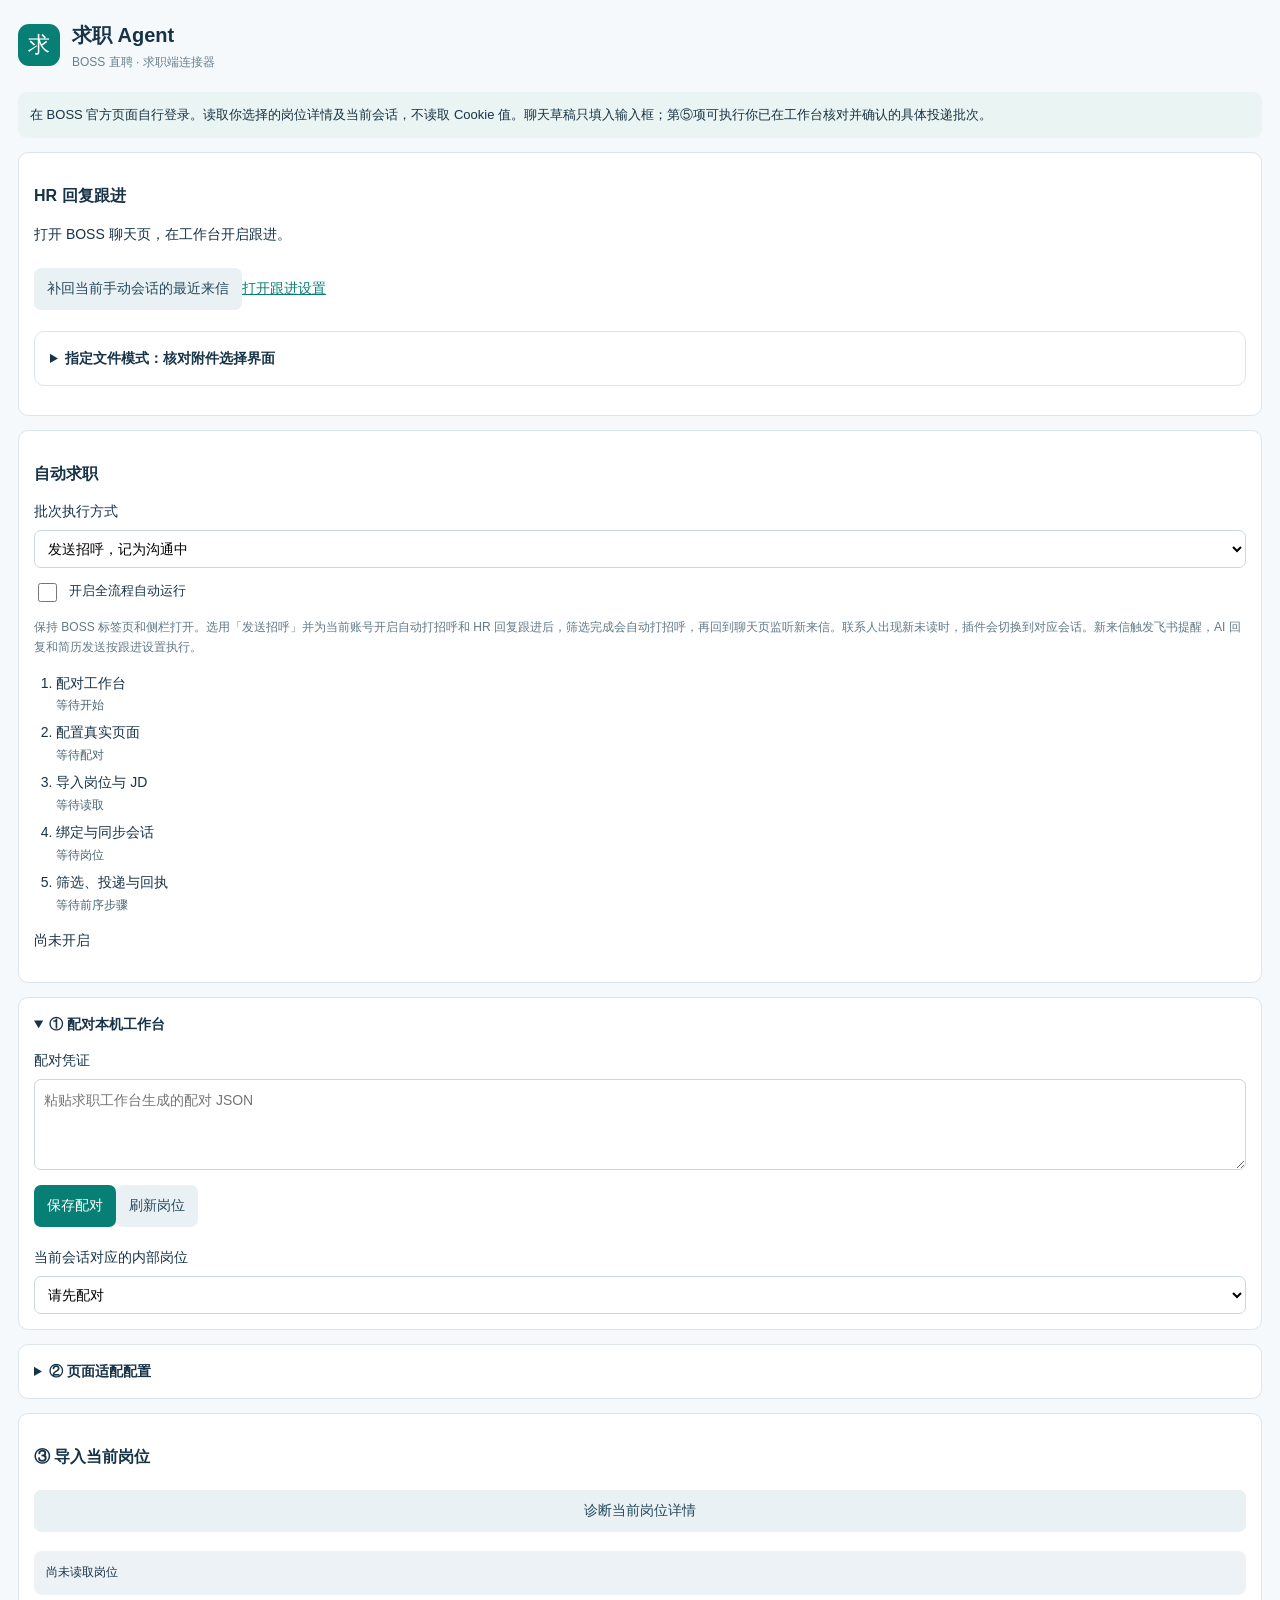
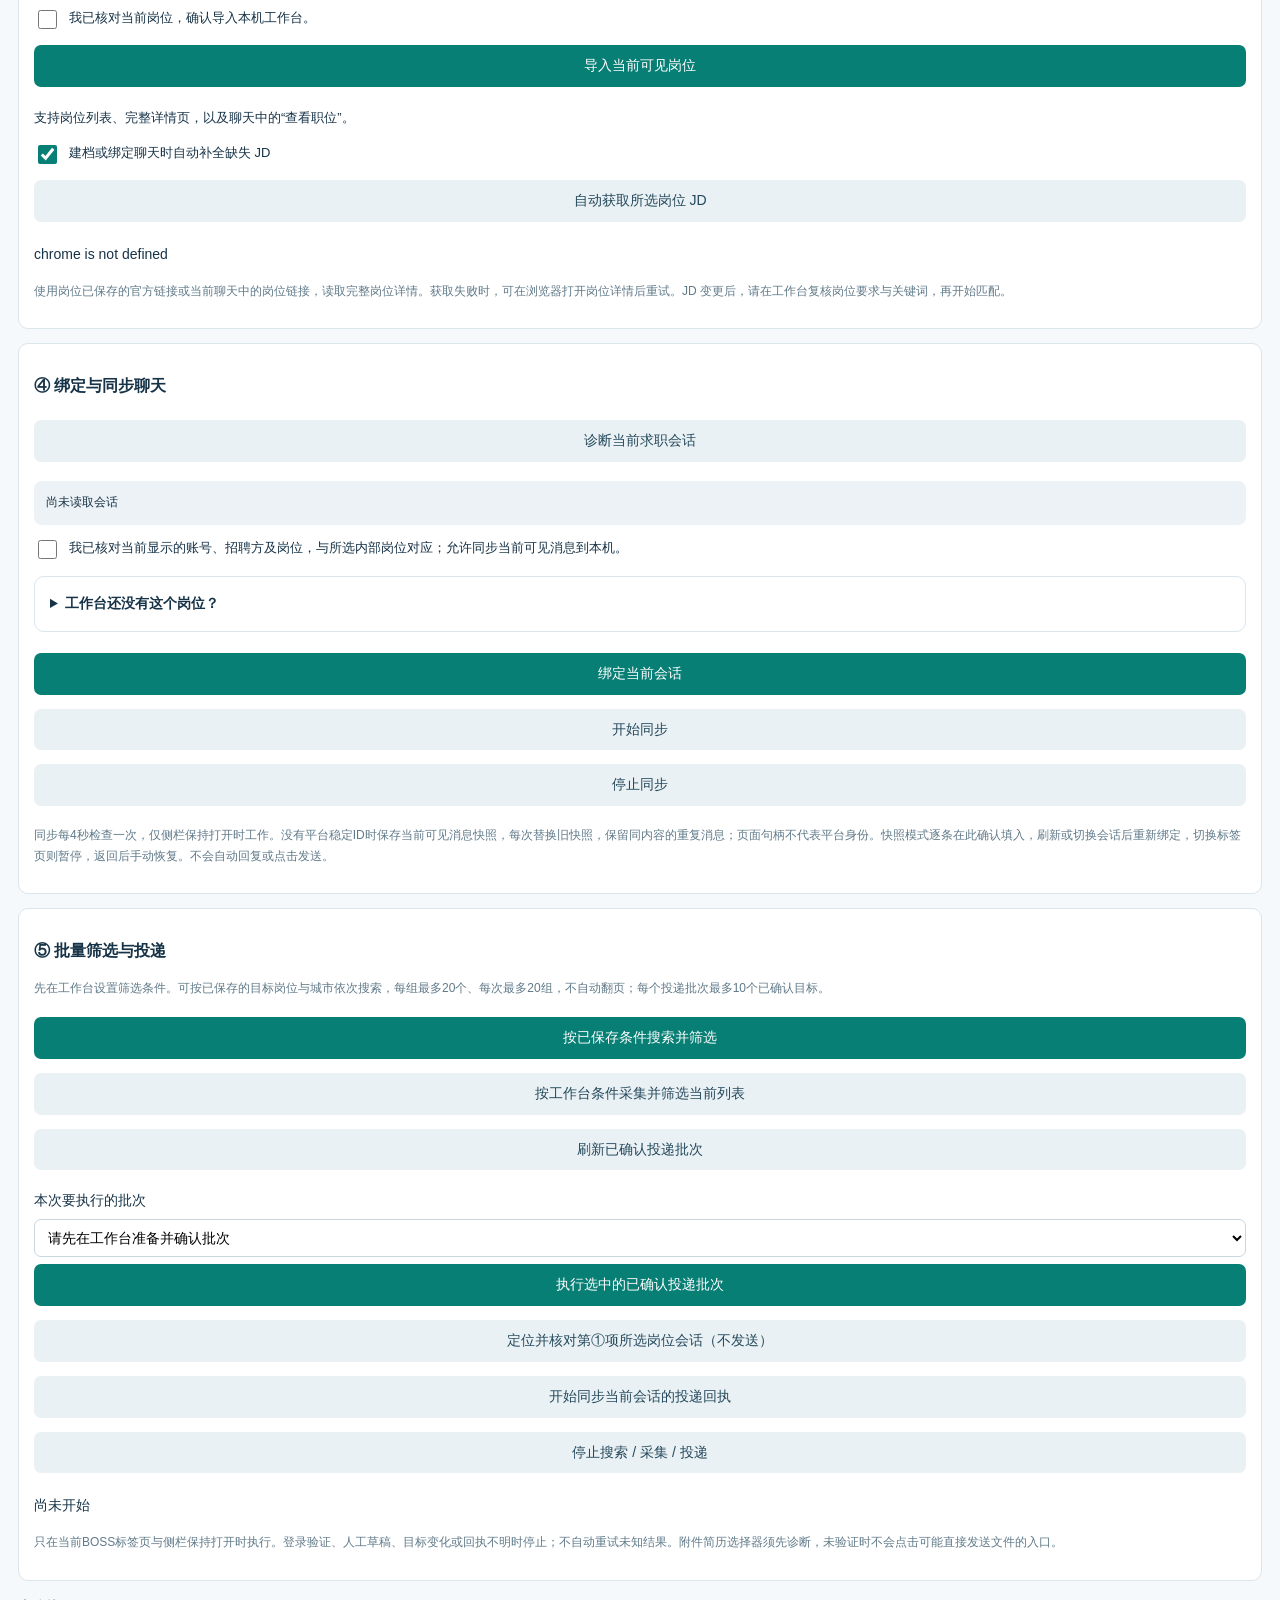
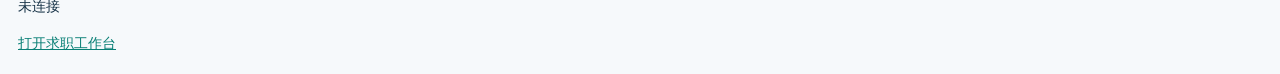
<file: extension/panel.html>
<!doctype html><html lang="zh-CN"><head><meta charset="UTF-8"><meta name="viewport" content="width=device-width,initial-scale=1"><title>求职 Agent · BOSS连接器</title><link rel="stylesheet" href="panel.css"><script src="jd-reader.js" defer></script><script src="message-bridge.js" defer></script><script src="panel.js" defer></script><script src="jd-panel.js" defer></script><script src="automation.js" defer></script><script src="reply-scanner.js" defer></script><script src="followup-panel.js" defer></script><script src="pipeline-panel.js" defer></script></head><body>
<header><span>求</span><div><h1>求职 Agent</h1><p>BOSS 直聘 · 求职端连接器</p></div></header>
<p class="notice">在 BOSS 官方页面自行登录。读取你选择的岗位详情及当前会话，不读取 Cookie 值。聊天草稿只填入输入框；第⑤项可执行你已在工作台核对并确认的具体投递批次。</p>
<section><h2>HR 回复跟进</h2><p id="followup-status" role="status">打开 BOSS 聊天页，在工作台开启跟进。</p><button id="followup-catchup" class="secondary">补回当前手动会话的最近来信</button><a href="http://127.0.0.1:8766/#jobs" target="_blank" rel="noreferrer">打开跟进设置</a><details><summary>指定文件模式：核对附件选择界面</summary><p>在 BOSS 手动打开附件选择窗口，核对选择文件后还需单独确认发送。保持窗口打开，输入文件名后点击诊断。</p><label>准备发送的文件名<input id="followup-file" maxlength="160"></label><button class="secondary" id="followup-diagnose">诊断已打开的选择窗口</button><p id="followup-diagnosis" role="status"></p></details></section><section aria-labelledby="automation-title"><h2 id="automation-title">自动求职</h2>
<label for="automatic-mode">批次执行方式</label><select id="automatic-mode"><option value="greeting">发送招呼，记为沟通中</option><option value="resume">发送指定附件简历</option></select>
<label id="automatic-resume-field" hidden>附件简历完整名称<input id="automatic-resume" maxlength="160"></label>
<label class="check"><input id="automatic-enabled" type="checkbox">开启全流程自动运行</label>
<p class="muted">保持 BOSS 标签页和侧栏打开。选用「发送招呼」并为当前账号开启自动打招呼和 HR 回复跟进后，筛选完成会自动打招呼，再回到聊天页监听新来信。联系人出现新未读时，插件会切换到对应会话。新来信触发飞书提醒，AI 回复和简历发送按跟进设置执行。</p>
<ol id="workflow-progress" aria-label="自动运行进度">
<li>配对工作台 <output id="step-pair">等待开始</output></li>
<li>配置真实页面 <output id="step-profile">等待配对</output></li>
<li>导入岗位与 JD <output id="step-job">等待读取</output></li>
<li>绑定与同步会话 <output id="step-chat">等待岗位</output></li>
<li>筛选、投递与回执 <output id="step-batch">等待前序步骤</output></li>
</ol><p id="automation-status" role="status" aria-live="polite">尚未开启</p></section>
<details open><summary>① 配对本机工作台</summary><label for="pair">配对凭证</label><textarea id="pair" rows="3" placeholder="粘贴求职工作台生成的配对 JSON"></textarea><button id="save-pair">保存配对</button><button id="refresh-jobs" class="secondary">刷新岗位</button><label for="job">当前会话对应的内部岗位</label><select id="job"><option value="">请先配对</option></select></details>
<details><summary>② 页面适配配置</summary><p class="muted">真实求职端需要按你登录后的页面诊断。账号、岗位、招聘方会话和消息均须有稳定ID；不能用姓名或消息正文代替。导入岗位与读取会话可以分别诊断。</p><button id="boss-job-profile" class="secondary">使用已验证的岗位列表配置</button><button id="boss-chat-profile" class="secondary">使用求职聊天快照配置</button><button id="inspect-page" class="secondary">读取可见页面结构</button><textarea id="page-structure" rows="12" readonly aria-label="可见页面结构诊断" placeholder="仅读取可见DOM，不读取网站内部运行状态"></textarea><label for="profile">选择器 JSON</label><textarea id="profile" rows="15" spellcheck="false"></textarea><button id="save-profile">保存配置</button><button id="fixture-profile" class="secondary">使用模拟配置</button></details>
<section><h2>③ 导入当前岗位</h2><button id="diagnose-job" class="secondary full">诊断当前岗位详情</button><pre id="job-diagnosis">尚未读取岗位</pre><label class="check"><input id="job-consent" type="checkbox">我已核对当前岗位，确认导入本机工作台。</label><button id="import-job" class="full">导入当前可见岗位</button><p id="job-import-status" role="status" aria-live="polite">支持岗位列表、完整详情页，以及聊天中的“查看职位”。</p><label class="check"><input id="auto-fetch-jd" type="checkbox" checked>建档或绑定聊天时自动补全缺失 JD</label><button id="fetch-job-jd" type="button" class="secondary full">自动获取所选岗位 JD</button><p id="jd-status" role="status" aria-live="polite">选择内部岗位后，可获取并补全完整 JD。</p><p class="muted">使用岗位已保存的官方链接或当前聊天中的岗位链接，读取完整岗位详情。获取失败时，可在浏览器打开岗位详情后重试。JD 变更后，请在工作台复核岗位要求与关键词，再开始匹配。</p></section>
<section><h2>④ 绑定与同步聊天</h2><button id="diagnose-chat" class="secondary full">诊断当前求职会话</button><pre id="chat-diagnosis">尚未读取会话</pre><label class="check"><input id="chat-consent" type="checkbox">我已核对当前显示的账号、招聘方及岗位，与所选内部岗位对应；允许同步当前可见消息到本机。</label><details><summary>工作台还没有这个岗位？</summary><button id="preview-chat-job" class="secondary">从当前聊天预填岗位</button><div id="chat-job-fields" hidden><label for="chat-job-title">岗位名称</label><input id="chat-job-title" maxlength="80"><label for="chat-job-company">公司名称（请核对）</label><input id="chat-job-company" maxlength="100"><button id="create-chat-job">确认建立岗位</button></div></details><button id="bind" class="full">绑定当前会话</button><button id="sync" class="secondary full">开始同步</button><button id="fill-now" class="full" hidden>确认当前会话并填入已批准草稿</button><button id="stop" class="secondary full">停止同步</button><p class="muted">同步每4秒检查一次，仅侧栏保持打开时工作。没有平台稳定ID时保存当前可见消息快照，每次替换旧快照，保留同内容的重复消息；页面句柄不代表平台身份。快照模式逐条在此确认填入，刷新或切换会话后重新绑定，切换标签页则暂停，返回后手动恢复。不会自动回复或点击发送。</p></section>
<section><h2>⑤ 批量筛选与投递</h2><p class="muted">先在工作台设置筛选条件。可按已保存的目标岗位与城市依次搜索，每组最多20个、每次最多20组，不自动翻页；每个投递批次最多10个已确认目标。</p><button id="search-jobs" class="full">按已保存条件搜索并筛选</button><button id="collect-jobs" class="secondary full">按工作台条件采集并筛选当前列表</button><button id="refresh-batches" class="secondary full">刷新已确认投递批次</button><label for="application-batch">本次要执行的批次</label><select id="application-batch"><option value="">请先在工作台准备并确认批次</option></select><button id="run-applications" class="full">执行选中的已确认投递批次</button><button id="locate-application-chat" class="secondary full">定位并核对第①项所选岗位会话（不发送）</button><button id="sync-application-receipts" class="secondary full">开始同步当前会话的投递回执</button><button id="stop-pipeline" class="secondary full">停止搜索 / 采集 / 投递</button><p id="pipeline-status" role="status" aria-live="polite">尚未开始</p><p class="muted">只在当前BOSS标签页与侧栏保持打开时执行。登录验证、人工草稿、目标变化或回执不明时停止；不自动重试未知结果。附件简历选择器须先诊断，未验证时不会点击可能直接发送文件的入口。</p></section><p id="status" role="status" aria-live="polite">未连接</p><div id="error" role="alert"></div><a href="http://127.0.0.1:8766" target="_blank" rel="noreferrer">打开求职工作台</a>
</body></html>
</file>
<file: extension/panel.css>
:root{font:14px/1.7 -apple-system,BlinkMacSystemFont,"PingFang SC",sans-serif;color:#173347;background:#f6f9fb}body{padding:18px;margin:0}header{display:flex;align-items:center;gap:12px;margin-bottom:20px}header>span{display:grid;place-items:center;background:#087f75;color:white;border-radius:11px;width:42px;height:42px;font-size:22px}h1{font-size:20px;margin:0}header p{font-size:12px;color:#67808e;margin:0}h2{font-size:16px}details,section{border:1px solid #dbe5ec;border-radius:10px;background:white;padding:15px;margin:14px 0}summary{font-weight:600;cursor:pointer}label{display:block;margin:12px 0 6px}textarea,input,select,button{font:inherit;box-sizing:border-box}textarea,select{width:100%;border:1px solid #c8d6df;border-radius:7px;padding:9px;background:white}textarea{resize:vertical}button{background:#087f75;color:white;border:0;padding:9px 13px;border-radius:7px;min-height:40px;cursor:pointer;margin:7px 0}.secondary{background:#eaf1f4;color:#24495c}.full{width:100%}.notice{font-size:13px;background:#eaf4f2;padding:12px;border-radius:9px}.muted{font-size:12px;color:#607a89}.check{display:flex;gap:9px;align-items:flex-start;font-size:13px}input[type=checkbox]{width:19px;height:19px;flex-shrink:0;accent-color:#087f75}pre{white-space:pre-wrap;overflow-wrap:anywhere;font-size:12px;background:#edf2f6;border-radius:8px;padding:12px}#error{color:#a33d30;white-space:pre-wrap}a{color:#087f75}:focus-visible{outline:3px solid #53b4b0;outline-offset:2px}button:disabled{opacity:.4;cursor:wait}

input:not([type=checkbox]){width:100%;padding:9px;border:1px solid #c8d6df;border-radius:7px;background:white} [hidden]{display:none!important}

#job-import-status{font-size:13px;overflow-wrap:anywhere}#job-import-status[data-error=true]{color:#a33d30}

#workflow-progress{padding-left:1.6rem}#workflow-progress li{margin:.4rem 0}#workflow-progress output{display:block;color:#486573;font-size:.86rem;overflow-wrap:anywhere}
</file>
